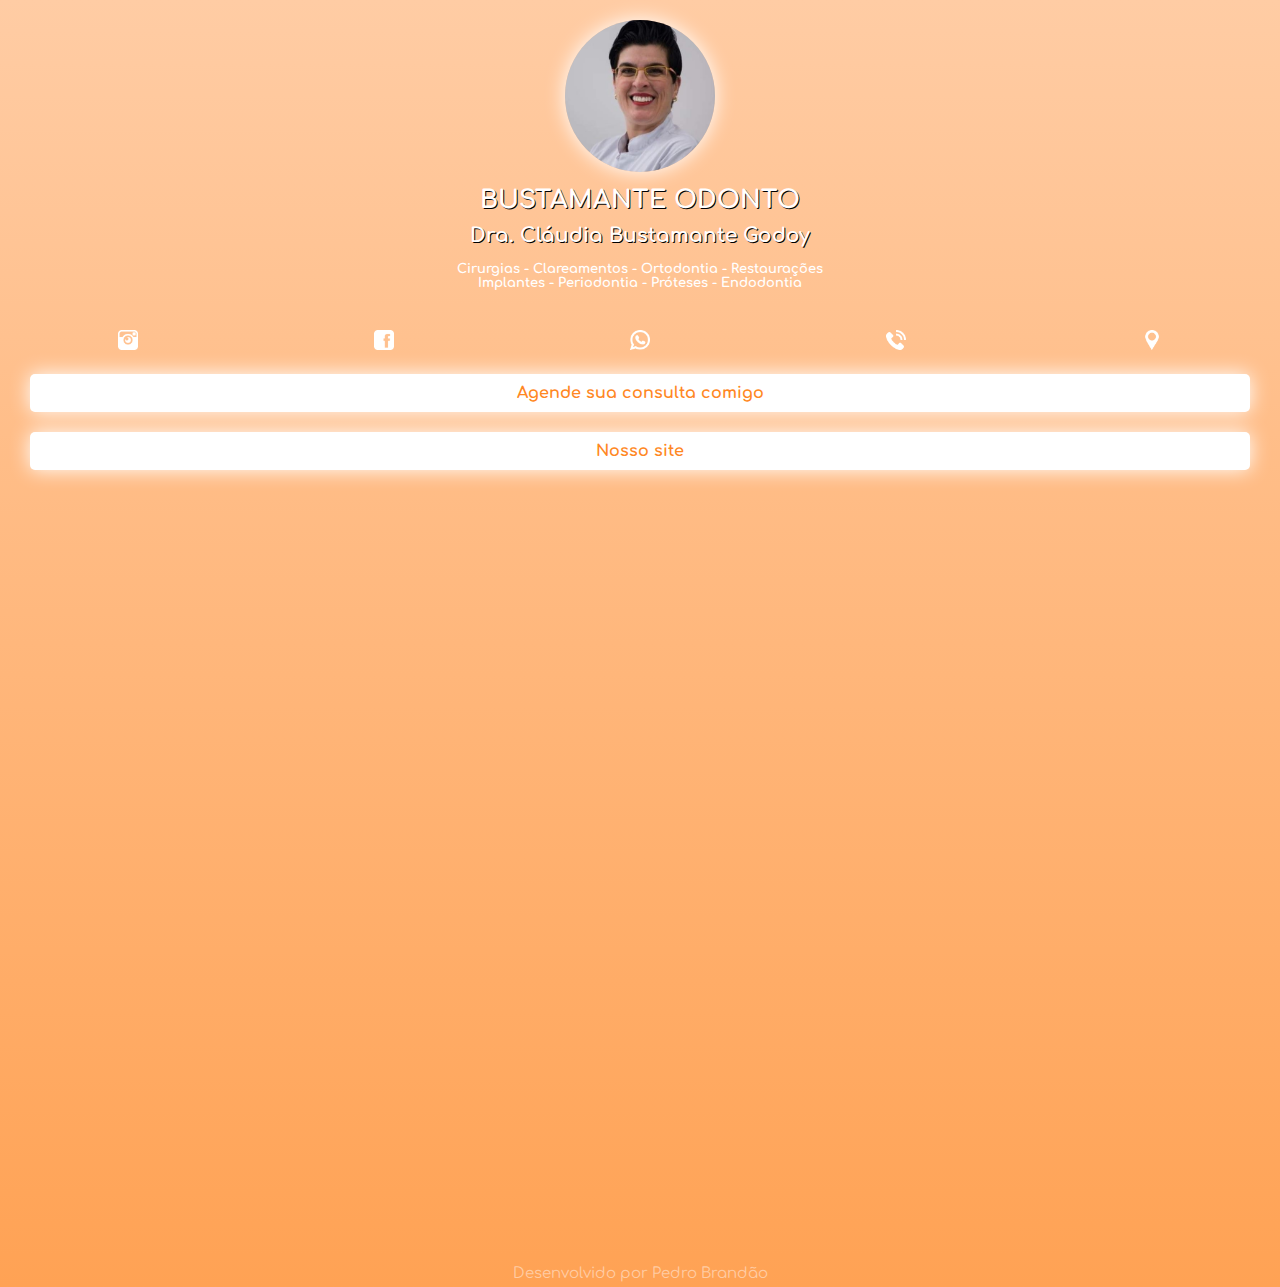
<file: bustamanteodonto/index.html>
<!DOCTYPE html>
<html lang="pt-br">

<head>
    <meta charset="UTF-8">
    <meta http-equiv="X-UA-Compatible" content="IE=edge">
    <meta name="viewport" content="width=device-width, initial-scale=1.0">
    <title>BUSTAMANTE ODONTO</title>

    <link rel="preconnect" href="https://fonts.googleapis.com">
    <link rel="preconnect" href="https://fonts.gstatic.com" crossorigin>
    <link href="https://fonts.googleapis.com/css2?family=Comfortaa:wght@500&display=swap" rel="stylesheet">

    <link rel="stylesheet" href="css/style.css">

    <!-- Global site tag (gtag.js) - Google Analytics -->
    <script async src="https://www.googletagmanager.com/gtag/js?id=G-5MZ83M83H4"></script>
    <script>
        window.dataLayer = window.dataLayer || [];
        function gtag() { dataLayer.push(arguments); }
        gtag('js', new Date());

        gtag('config', 'G-5MZ83M83H4');
    </script>

</head>

<body>

    <div class="profile">

        <img src="img/profile.jpg" alt="foto de perfil de bustamante odonto" class="avatar">

        <h1><strong> BUSTAMANTE ODONTO </strong></h1>
        <h2><strong> Dra. Cláudia Bustamante Godoy </strong></h2>

        <h4> <strong> Cirurgias - Clareamentos - Ortodontia - Restaurações <br> Implantes - Periodontia - Próteses -
                Endodontia </h4>

    </div>

    <ul class="social">
        <li>
            <a href="https://www.instagram.com/bustamanteodonto/">
                <img src="img/instagram-logo.png" alt="link para perfil do instagram">
            </a>
        </li>
        <li>
            <a href="https://web.facebook.com/bustamanteodonto/">
                <img src="img/facebook-logo.png" alt="link para perfil do facebook"></a>
        </li>
        <li>
            <a href="https://wa.me/5512991742355">
                <img src="img/whatsapp-logo.png" alt="link para chat do whatsapp"></a>
        </li>
        <li>
            <a href="tel:12991742355">
                <img src="img/telephone-call.png" alt="número de telefone para ligação">
            </a>
        </li>
        <li>
            <a href="https://goo.gl/maps/kQZgd1FUsdYTKXFv9">
                <img src="img/location-pointer.png" alt="localização do consultório"></a>
        </li>
    </ul>

    <ul class="link-list">
        <li>
            <a href="https://wa.me/5512991742355">Agende sua consulta comigo</a>
        </li>
        <li>
            <a href="https://bustamanteodonto.wordpress.com/">Nosso site</a>
        </li>
    </ul>

    <div class="map-responsive">
        <iframe
            src="https://www.google.com/maps/embed?pb=!1m14!1m8!1m3!1d14687.784746802838!2d-45.5599385!3d-23.025748!3m2!1i1024!2i768!4f13.1!3m3!1m2!1s0x0%3A0x417aecaaa29d2fb3!2sBustamante%20Odonto!5e0!3m2!1spt-BR!2sbr!4v1633480042880!5m2!1spt-BR!2sbr"
            width="500" height="500" style="border:0;" allowfullscreen=""></iframe>
    </div>

    <div class="footer">
        <a href="https://wa.me/5512982253257" style="text-decoration: none; color: rgba(255,204,164,1);">Desenvolvido
            por Pedro Brandão</a>
    </div>

</body>

</html>
</file>
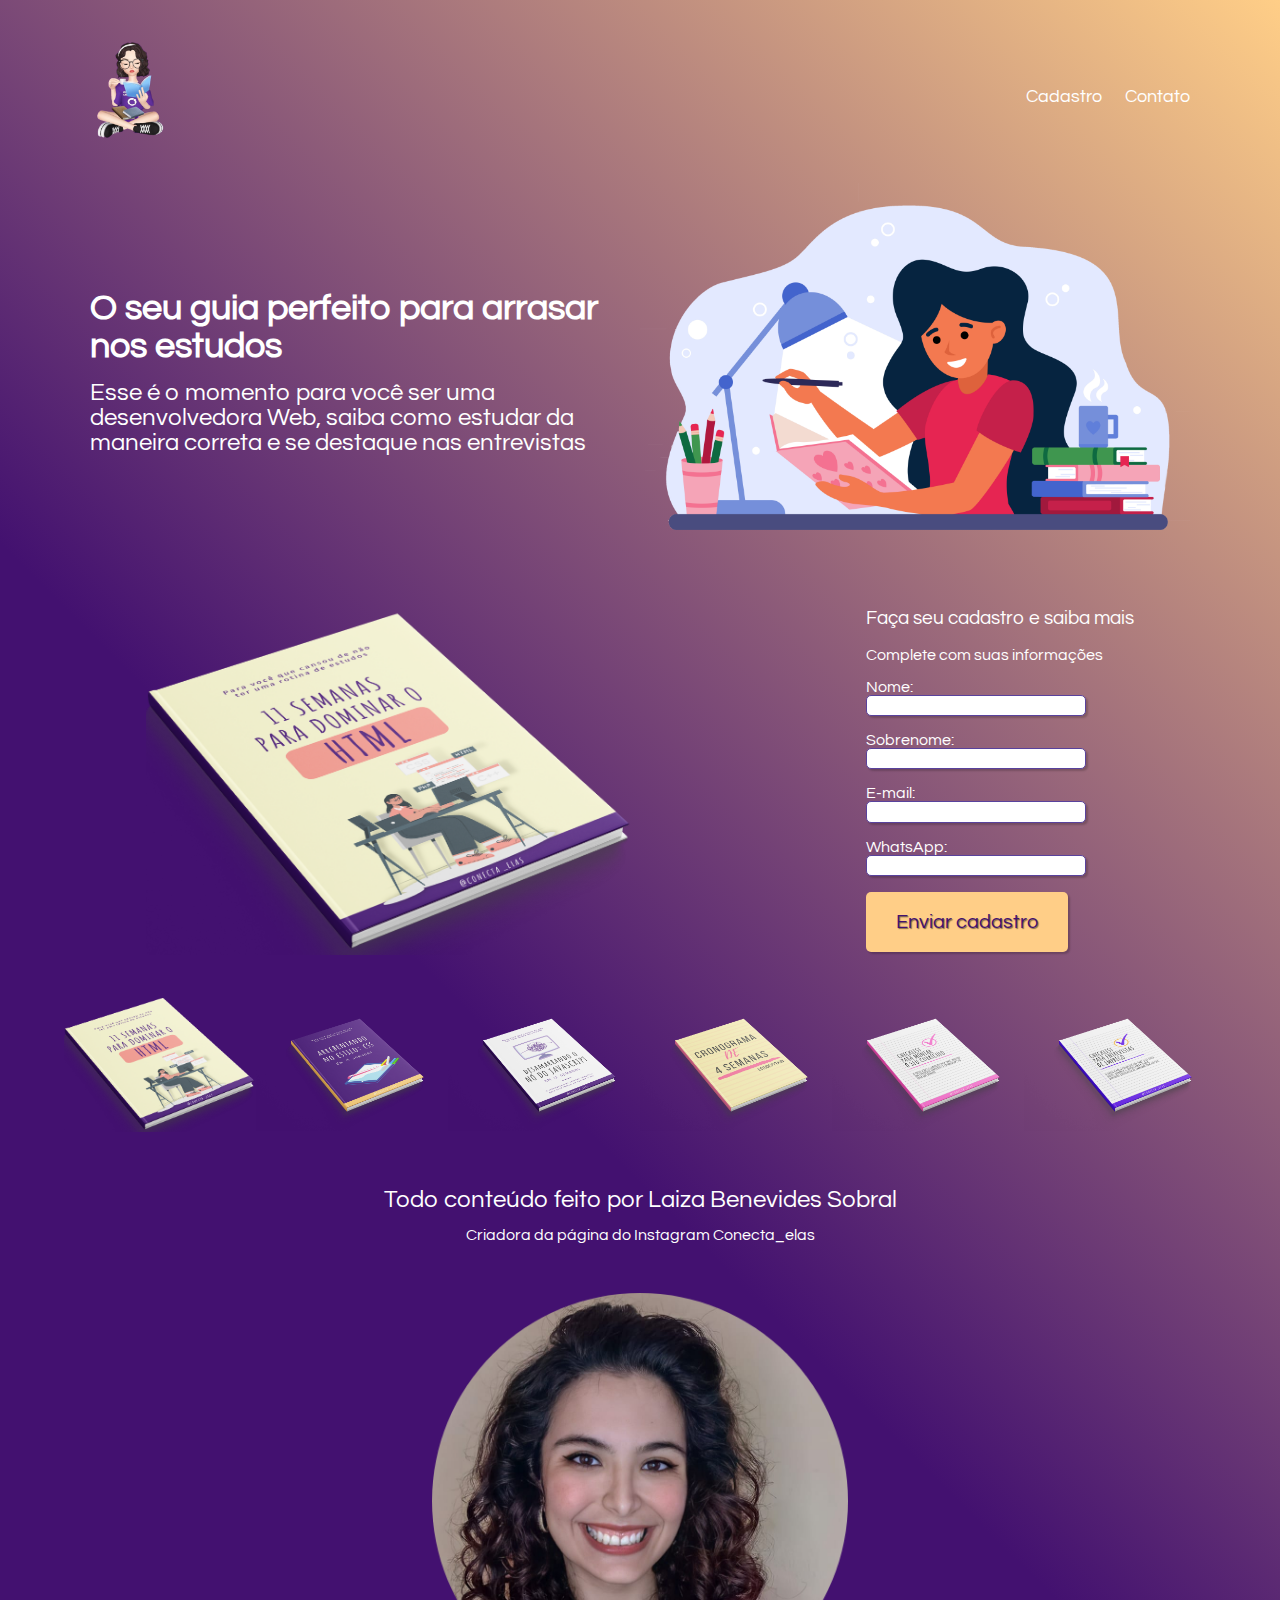
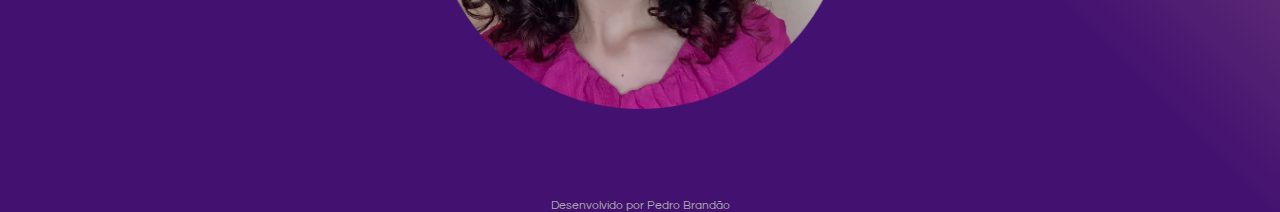
<file: conectaElas/index.html>
<!DOCTYPE html>
<html lang="pt-br">

<head>
    <meta charset="UTF-8">
    <meta http-equiv="X-UA-Compatible" content="IE=edge">
    <meta name="viewport" content="width=device-width, initial-scale=1.0">
    <title>Conecta_elas - Landing Page</title>

    <link rel="stylesheet" href="css/style.css">
    <link rel="icon" href="img/avatar.png" type="favicon.png">

    <meta name="description"
        content="Criado especialmente para você que vai iniciar na programação, desenvolvido por Laiza Benevides.">
</head>

<body>

    <header class="cabecalho">
        <a href="#avatar"><img class="cabecalho-img" src="img/avatar.png" alt="avatar laiza Conecta_elas"></a>
        <nav class="navbar">
            <ul>
                <li><a href="#cadastro">Cadastro</a></li>
                <li><a href="http://www.instagram.com/conecta_elas/" target="_blank">Contato</a></li>
            </ul>
        </nav>
    </header>

    <main class="conteudo">
        <section class="conteudo-principal">
            <div class="conteudo-principal-escrito">
                <h1>O seu guia perfeito para arrasar nos estudos</h1>
                <h2>Esse é o momento para você ser uma desenvolvedora Web, saiba como estudar da maneira correta e
                    se destaque nas entrevistas</h2>
            </div>
            <img class="conteudo-imagem" src="img/garotaEstudo.png" alt="avatar garota estudando">
        </section>

        <section id="cadastro" class="conteudo-secundario">

            <img class="form-imagem" src="img/CronogramaHTMLBook.png" alt="cronograma html livro Conecta_elas">


            <form>

                <div class="call-form">
                    <h3 id="titulo-form">Faça seu cadastro e saiba mais</h3>
                    <p id="subtitulo-form">Complete com suas informações</p>
                </div>

                <fieldset>
                    <div class="campo">
                        <label for="nome">Nome: </strong></label>
                        <input type="text" name="nome" id="nome" required>
                    </div>

                    <div class="campo">
                        <label for="sobrenome">Sobrenome:</label>
                        <input type="text" name="sobrenome" id="sobrenome" required>
                    </div>
                </fieldset>

                <div class="campo">
                    <label for="email">E-mail:</label>
                    <input type="email" name="email" id="email" required>
                </div>

                <div class="campo">
                    <label for="tel">WhatsApp:</label>
                    <input type="tel" name="tel" id="tel" required>
                </div>

                <button class="btn" type="submit">Enviar cadastro</button>

            </form>
        </section>

        <section class="livros">
            <img id="book" src="img/CronogramaHTMLBook.png" alt="">
            <img id="book" src="img/CronogramaCSSBook.png" alt="">
            <img id="book" src="img/CronogramaJavaScriptBook.png" alt="">
            <img id="book" src="img/CronogramaPythonBook.png" alt="">
            <img id="book" src="img/ChecklistCurriculoBook.png" alt="">
            <img id="book" src="img/ChecklistEntrevistaBook.png" alt="">
        </section>

        <section class="sobre">
            <h2>Todo conteúdo feito por <strong>Laiza Benevides Sobral</strong></h2>
            <p>Criadora da página do Instagram Conecta_elas</p>
            <img id="avatar" class="avatar-laiza" src="img/laiza.png" alt="">
        </section>

    </main>

    <footer class="rodape">

        <a class="rodape-dev" href="https://wa.me/5512982253257" target="_blank"
            rel="whatsapp desenvolvedor site pedro brandao">Desenvolvido por Pedro Brandão</a>
    </footer>

</body>

</html>
</file>
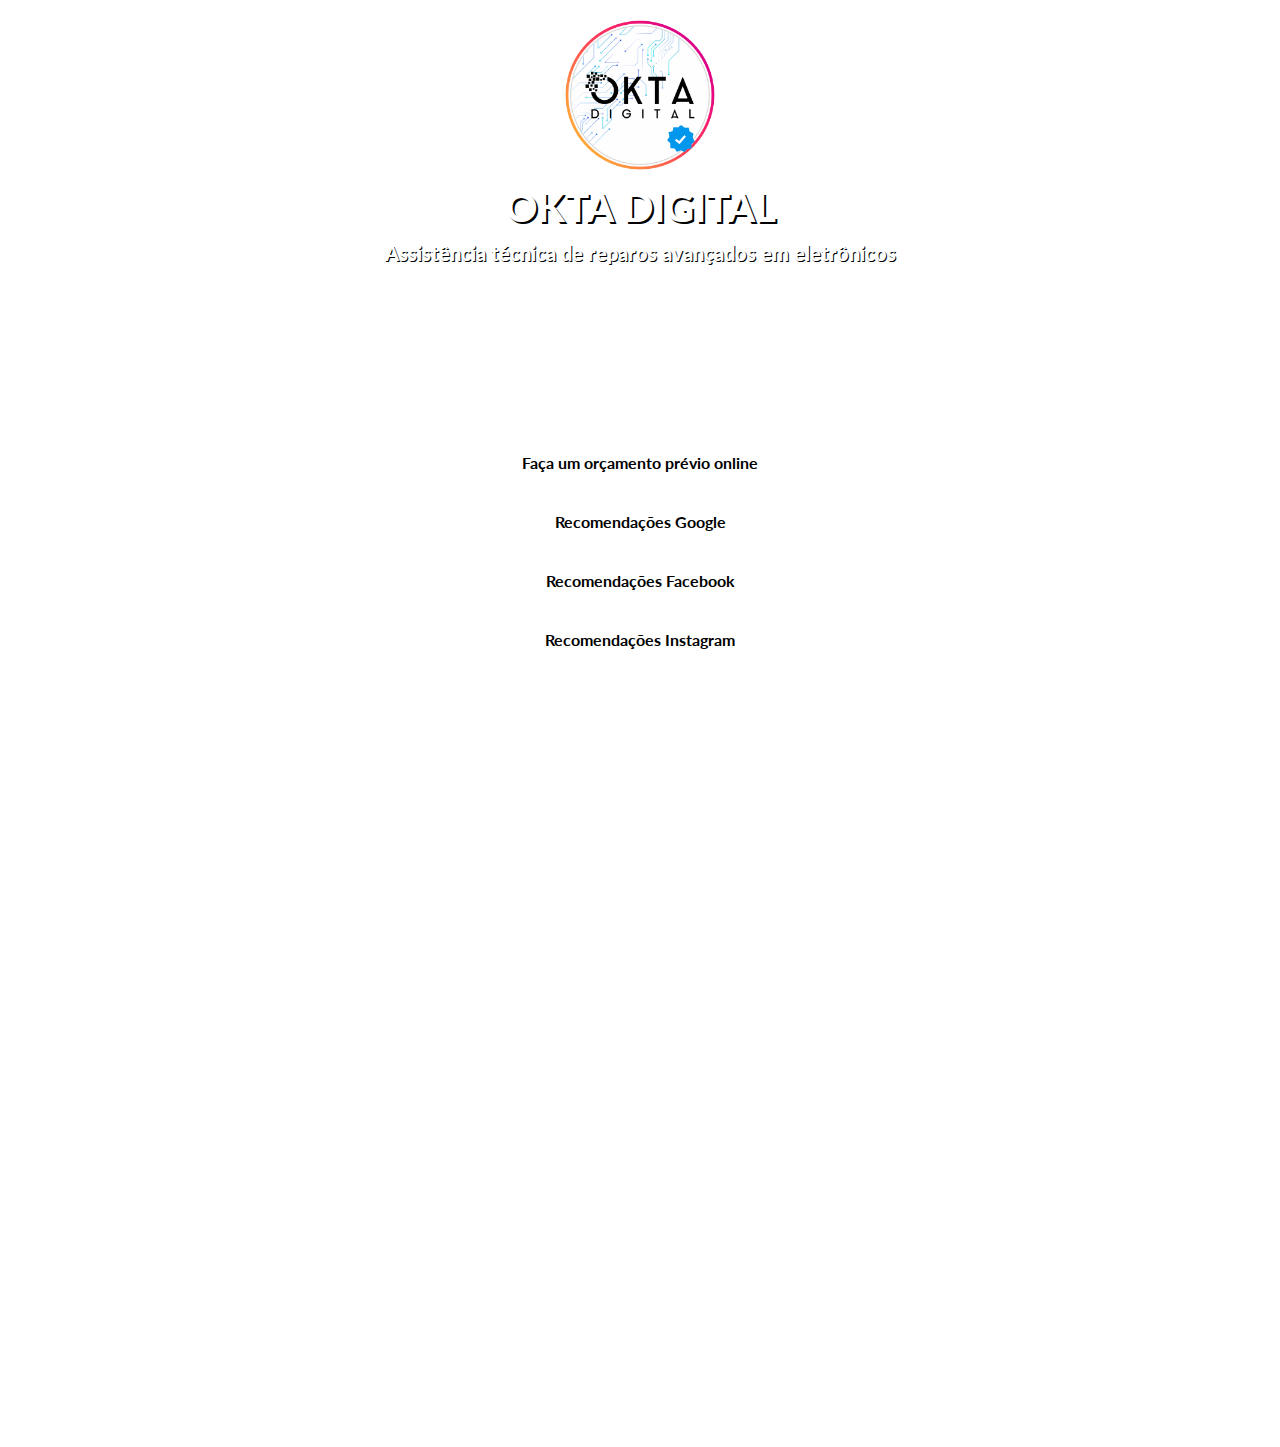
<file: oktadigital/index.html>
<!DOCTYPE html>
<html lang="pt-br">

<head>
    <meta charset="UTF-8">
    <meta http-equiv="X-UA-Compatible" content="IE=edge">
    <meta name="viewport" content="width=device-width, initial-scale=1.0">
    <title>OKTA DIGITAL - ASSISTÊNCIA ESPECIALIZADA</title>
    <link rel="shortcut icon" href="img/favicon-ok.ico" type="image/x-icon">
    <link rel="stylesheet" href="css/style.css">

    <link rel="preconnect" href="https://fonts.googleapis.com">
    <link rel="preconnect" href="https://fonts.gstatic.com" crossorigin>
    <link href="https://fonts.googleapis.com/css2?family=Lato&family=Raleway&display=swap" rel="stylesheet">

    <!-- Global site tag (gtag.js) - Google Analytics -->
    <script async src="https://www.googletagmanager.com/gtag/js?id=G-REVNFZQ72W"></script>
    <script>
        window.dataLayer = window.dataLayer || [];
        function gtag() { dataLayer.push(arguments); }
        gtag('js', new Date());

        gtag('config', 'G-REVNFZQ72W');
    </script>
</head>

<body>

    <div class="profile">

        <img class="avatar" src="img/profile.png" alt="foto de perfil okta digital">

        <h1><strong>OKTA DIGITAL</strong></h1>
        <h2><strong>Assistência técnica de reparos avançados em eletrônicos</strong></h2>
        <h4><strong>Apple - Samsung - Xiaomi - Pocophone - Motorola <br> Sony - Asus - LG - Multilaser - Positivo - HP -
                Dell <br> Acer - Lenovo - PlayStation - XBox - Epson - Benq <br> Entre outras marcas</strong></h4>

    </div>

    <ul class="social">
        <li>
            <a href="https://www.instagram.com/oktadigital/" target="_blank">
                <img src="img/instagram-logo.png" alt="logo instagram okta digital taubaté">
            </a>
        </li>
        <li>
            <a href="https://web.facebook.com/oktadigitaltaubate" target="_blank">
                <img src="img/facebook-logo.png" alt="logo facebook okta digital taubate">
            </a>
        </li>
        <li>
            <a href="https://wa.me/5512988530788" target="_blank">
                <img src="img/whatsapp-logo.png" alt="logo whatsapp okta digital taubate">
            </a>
        </li>
        <li>
            <a href="tel:1234243003" target="_blank">
                <img src="img/telephone-call.png" alt="numero telefone okta digital taubate">
            </a>
        </li>
        <li>
            <a href="https://g.page/OKTA-DIGITAL?share" target="_blank">
                <img src="img/location-pointer.png" alt="localização okta digital taubate">
            </a>
        </li>
    </ul>

    <ul class="link-list">
        <li>
            <a href="https://wa.me/5512988530788" target="_blank">Faça um orçamento prévio online</a>
        </li>
        <li>
            <a href="https://g.page/r/CdDWp3gjb6BmEAI/review" target="_blank">Recomendações Google</a>
        </li>
        <li>
            <a href="https://facebook.com/oktadigitaltaubate/reviews" target="_blank">Recomendações Facebook</a>
        </li>
        <li>
            <a href="https://www.instagram.com/stories/highlights/17887467403721017/" target="_blank">Recomendações
                Instagram</a>
        </li>
    </ul>

    <div class="map-responsive">
        <iframe
            src="https://www.google.com/maps/embed?pb=!1m18!1m12!1m3!1d3671.9297899045223!2d-45.5600295850322!3d-23.026349984951104!2m3!1f0!2f0!3f0!3m2!1i1024!2i768!4f13.1!3m3!1m2!1s0x94ccf9064f525b73%3A0x66a06f2378a7d6d0!2sOKTA%20DIGITAL%20-%20Assist%C3%AAncia%20Especializada%20em%20iPhone%20Apple%2C%20Samsung%2C%20Xiaomi%2C%20Motorola%20e%20outras%20marcas%20em%20Taubat%C3%A9!5e0!3m2!1spt-BR!2sbr!4v1633898733734!5m2!1spt-BR!2sbr"
            width="400" height="300" style="border:0;" allowfullscreen="" loading="lazy"></iframe>
    </div>

    <div class="footer">
        <a href="https://wa.me/5512982253257" target="_blank" style="text-decoration: none; color: white;">Desenvolvido
            por Pedro Brandão</a>
    </div>
</body>

</html>
</file>
<file: bustamanteodonto/css/style.css>
*{
    margin: 0;
    padding: 0;
}

html, body{
    height: max-content;
}

body{
    color: white;
    font-family: 'Comfortaa', cursive;
    background: linear-gradient(360deg, rgba(255,162,84,1) 0%, rgba(255,204,164,1) 100%);
}

.avatar{
    width: 150px;
    border-radius: 100%;
    box-shadow: 0 0 20px white;
}

.profile{
    text-align: center;
    margin-top: 20px;
    
}

h1{
    color: white;
    margin-top: 10px;
    font-size: 25px;
    text-shadow: black 1px 1px;
}

h2{
    color: white;
    margin-top: 10px;
    margin-bottom: 5px;
    font-size: 20px;
    text-shadow: black 1px 1px;
}

h4{
    color: white;
    margin-top: 15px;
    font-size: 13px;
}

.social{
    list-style: none;
    display: flex;
    justify-content: space-around;
    margin-top: 40px;
}

.social img{
    width: 20px;
}

.link-list{
    list-style: none;
    text-align: center;
}

.link-list li{
    margin: 20px 30px;
}

.link-list li a{
    color: rgb(255,135,35);
    font-weight: bold;
    text-decoration: none;
    background: white;
    border: 2px;
    border-radius: 5px;
    padding: 10px;
    display: block;
    box-shadow: 0 0 20px white;
}

.map-responsive{
    overflow:hidden;
    padding-bottom:56.25%;
    position:relative;
    height:0;
}

.map-responsive iframe{
    left:0;
    top:0;
    height:100%;
    width:100%;
    position:absolute;
}

.footer{
    margin-top: 50px;
    padding: 5px;
    text-align: center;
    font-size: 15px;
    font-weight: normal;
}
</file>
<file: conectaElas/css/style.css>
@import url('https://fonts.googleapis.com/css2?family=Questrial&display=swap');

*{
        margin: 0;
        padding: 0;
        box-sizing: border-box;
        text-decoration: none;
        scroll-behavior: smooth;
        font-family: 'Questrial', sans-serif;
        font-weight: 400;
}

header{
    flex-direction: row;
    justify-content: space-between;
    width: 100%;
    padding: 30px 80px 0 80px;
}

body{
    background: rgb(67,17,112);
    background: linear-gradient(45deg, rgba(67,17,112,1) 41%, rgba(255,206,135,1) 100%);
    background-repeat: no-repeat;
    background-size: 100%;
    background-size: covers;
    color: white;
}

h1{
    font-size: 36px;
    font-weight: 600;
}

h2{
    padding: 15px 0;
}

.cabecalho {
    display: flex;
    flex-direction: row;
    align-items: center;
}

.cabecalho-img{
    padding: 10px;
    width: 100px;
}

.navbar{
    justify-content: space-around;
}

.navbar ul li{
    margin: 15px 0 5px 0;
    padding: 0 10px;
    font-size: 18px;
    font-weight: 700;
    text-decoration: none;
    color: white;
    display: inline-block;
    list-style: none;
    justify-content: space-between;
}

.navbar ul li a{
    margin: 15px 0 5px 0;
    text-decoration: none;
    color: white;
    list-style: none;
    justify-content: space-between;
}

.conteudo {
    margin: auto;
    padding: 0 30px;
}

.conteudo-principal {
    padding: 30px 60px;
    display: flex;
    flex-direction: row;
    align-items: center;
    justify-content: space-between;
}


.conteudo-imagem{
    width: 50%;
}

.conteudo-secundario{
    display: flex;
    flex-direction: row;
    align-items: center;
    justify-content: space-around;
}

.form-imagem{
    width: 40%;
}

fieldset {
    border: 0;
}

fieldset.grupo .campo {
    float:  left;
    margin-right: 1em;
}

input, button{
    border-radius: 5px;
}

.campo{
    margin-bottom: 1em;
}

.call-form{
    margin-bottom: 1em;
}

#titulo-form{
    margin-bottom: 1em;
}

.campo input[type="text"], .campo input[type="email"], .campo [type="tel"], .campo textarea {
    padding: 0.2em 30px;
    border: 1px solid #59429d;
    box-shadow: 2px 2px 2px rgba(0,0,0,0.2);
    display: block;
}

.btn {
    font-size: 20px;
    background: rgba(255,206,135,1);
    border: 0;
    color: rgba(67,17,112,1);
    padding: 20px 30px;
    box-shadow: 2px 2px 2px rgba(0,0,0,0.2);
    text-shadow: 1px 1px 1px rgba(0,0,0,0.5);
}

/* Elemento de classe "botao" com o estado da pseudoclasse "hover" */
.btn:hover {
    background: #CCBBFF;
    box-shadow: inset 2px 2px 2px rgba(0, 0, 0, 0.781);
    text-shadow: none;
}

/* Elementos de classe botão e de tag <select> */
.btn, select{
    cursor: pointer;
}

.livros{
    display: flex;
    flex-direction: row;
    align-items: center;
    justify-content: center;
    padding-top: 40px;
}

#book{
    width: 12em;
}

#book:hover{
    -moz-transform: scale(2.2);
	-webkit-transform: scale(2.2);
	transform: scale(1.1);
}

.sobre{
    display: flex;
    flex-direction: column;
    align-items: center;
    justify-content: center;
    padding: 40px;
}

.avatar-laiza{
    padding: 50px 20px;
    width: 40%;
}

.avatar-laiza:hover{
    -moz-transform: scale(1.1);
	-webkit-transform: scale(1.1);
	transform: scale(1.1);
}

.rodape{
    color: white;
    font-weight: 400;
    display: flex;
    align-items: center;
    flex-direction: column;
}

.rodape-dev{
    font-size: 12px;
    color: #aaaaaa;
}
</file>
<file: oktadigital/css/style.css>
*{
    margin: 0;
    padding: 0;
}

html, body{
    height: max-content;
}

body{
    background-image: url(https://images.unsplash.com/photo-1520275126937-9506f7dd123c?ixlib=rb-1.2.1&ixid=MnwxMjA3fDB8MHxwaG90by1wYWdlfHx8fGVufDB8fHx8&auto=format&fit=crop&w=764&q=80);
    background-repeat: no-repeat;
    background-position: center;
    background-attachment: fixed;
    background-size: cover;
    background-clip: content-box;
    color: white;
    font-family: 'Lato', sans-serif;
}

.avatar{
    width: 150px;
    border: 2px;
    border-radius: 100px;
    box-shadow: 0 0 30px white;
}

.profile{
    text-align: center;
    margin-top: 20px;
    
}

h1{
    color: white;
    margin-top: 10px;
    font-size: 40px;
    text-shadow: black 2px 2px;
}

h2{
    color: white;
    margin: 10px 10px 5px 10px;
    font-size: 20px;
    text-shadow: black 1px 1px;
}


h4{
    font-family: 'Raleway', sans-serif;
    color: white;
    margin: 15px 10px 10px 10px;
    font-size: 13px
}

.social{
    list-style: none;
    display: flex;
    justify-content: space-around;
    margin-top: 40px;
}

.social img{
    width: 40px;
}

.link-list{
    list-style: none;
    text-align: center;
}

.link-list li{
    margin: 20px 30px;
}

.link-list li a{
    color: black;
    font-weight: bold;
    text-decoration: none;
    background: white;
    border: 2px;
    border-radius: 5px;
    padding: 10px;
    display: block;
    box-shadow: 0 0 20px white;
}


.map-responsive{
    overflow:hidden;
    padding-bottom:56.25%;
    position:relative;
    height:0;
}

.map-responsive iframe{
    left:0;
    top:0;
    height:100%;
    width:100%;
    position:absolute;
}

.footer{
    margin-top: 20px;
    padding: 5px;
    text-align: center;
    font-size: 15px;
    font-weight: normal;
}
</file>
